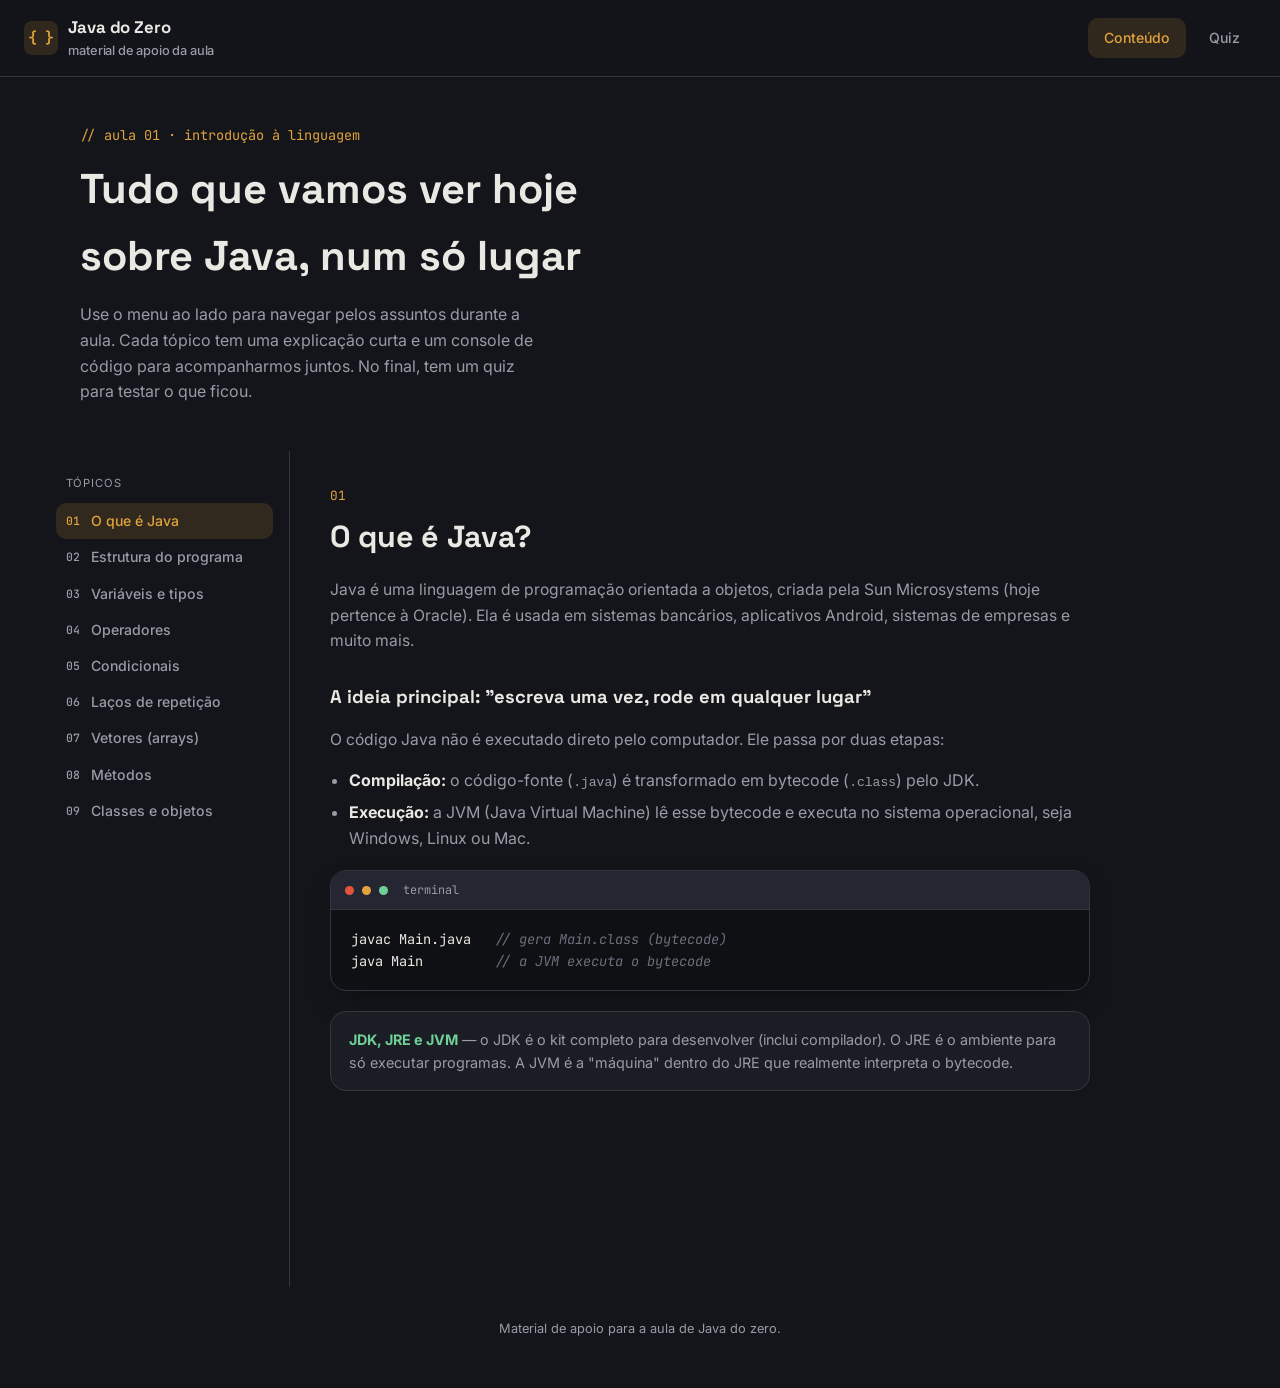
<file: index.html>
<!DOCTYPE html>
<html lang="pt-BR">
<head>
  <meta charset="UTF-8" />
  <meta name="viewport" content="width=device-width, initial-scale=1.0" />
  <title>Java do Zero — Aula Introdutória</title>
  <meta name="description" content="Conteúdo de apoio para a aula introdutória de Java: sintaxe, variáveis, condicionais, laços, métodos e orientação a objetos." />
  <link rel="stylesheet" href="css/style.css" />
</head>
<body>
  <header class="site-header">
    <div class="brand">
      <span class="brand-mark">{ }</span>
      <span>
        Java do Zero
        <div class="brand-sub">material de apoio da aula</div>
      </span>
    </div>
    <nav class="main-nav" aria-label="Navegação principal">
      <a href="index.html" class="is-active">Conteúdo</a>
      <a href="quiz.html">Quiz</a>
    </nav>
  </header>

  <section class="hero">
    <p class="eyebrow">// aula 01 · introdução à linguagem</p>
    <h1 class="text-balance">Tudo que vamos ver hoje sobre Java, num só lugar</h1>
    <p class="text-pretty">
      Use o menu ao lado para navegar pelos assuntos durante a aula. Cada
      tópico tem uma explicação curta e um console de código para
      acompanharmos juntos. No final, tem um quiz para testar o que ficou.
    </p>
  </section>

  <div class="app-shell">
    <aside class="topics-nav" aria-label="Tópicos da aula">
      <p class="eyebrow">Tópicos</p>
      <button class="topic-btn is-active" data-target="t-intro"><span class="num">01</span> O que é Java</button>
      <button class="topic-btn" data-target="t-estrutura"><span class="num">02</span> Estrutura do programa</button>
      <button class="topic-btn" data-target="t-variaveis"><span class="num">03</span> Variáveis e tipos</button>
      <button class="topic-btn" data-target="t-operadores"><span class="num">04</span> Operadores</button>
      <button class="topic-btn" data-target="t-condicionais"><span class="num">05</span> Condicionais</button>
      <button class="topic-btn" data-target="t-lacos"><span class="num">06</span> Laços de repetição</button>
      <button class="topic-btn" data-target="t-arrays"><span class="num">07</span> Vetores (arrays)</button>
      <button class="topic-btn" data-target="t-metodos"><span class="num">08</span> Métodos</button>
      <button class="topic-btn" data-target="t-poo"><span class="num">09</span> Classes e objetos</button>
    </aside>

    <main class="content-area">
      <!-- 01 -->
      <section class="topic-panel is-active" id="t-intro">
        <p class="kicker">01</p>
        <h1>O que é Java?</h1>
        <p>
          Java é uma linguagem de programação orientada a objetos, criada
          pela Sun Microsystems (hoje pertence à Oracle). Ela é usada em
          sistemas bancários, aplicativos Android, sistemas de empresas e
          muito mais.
        </p>

        <h2>A ideia principal: "escreva uma vez, rode em qualquer lugar"</h2>
        <p>
          O código Java não é executado direto pelo computador. Ele passa por
          duas etapas:
        </p>
        <ul>
          <li><strong>Compilação:</strong> o código-fonte (<code>.java</code>) é transformado em bytecode (<code>.class</code>) pelo JDK.</li>
          <li><strong>Execução:</strong> a JVM (Java Virtual Machine) lê esse bytecode e executa no sistema operacional, seja Windows, Linux ou Mac.</li>
        </ul>

        <div class="console">
          <div class="console-bar">
            <span class="console-dot"></span><span class="console-dot"></span><span class="console-dot"></span>
            <span class="console-title">terminal</span>
          </div>
          <pre data-lang="java">javac Main.java   // gera Main.class (bytecode)
java Main         // a JVM executa o bytecode</pre>
        </div>

        <div class="callout">
          <strong>JDK, JRE e JVM</strong> — o JDK é o kit completo para
          desenvolver (inclui compilador). O JRE é o ambiente para só
          executar programas. A JVM é a "máquina" dentro do JRE que
          realmente interpreta o bytecode.
        </div>
      </section>

      <!-- 02 -->
      <section class="topic-panel" id="t-estrutura">
        <p class="kicker">02</p>
        <h1>Estrutura de um programa Java</h1>
        <p>
          Todo programa Java começa com uma <strong>classe</strong>, e toda
          execução começa pelo método <code>main</code>. É esse método que a
          JVM procura primeiro.
        </p>

        <div class="console">
          <div class="console-bar">
            <span class="console-dot"></span><span class="console-dot"></span><span class="console-dot"></span>
            <span class="console-title">Main.java</span>
          </div>
          <pre data-lang="java">public class Main {
    public static void main(String[] args) {
        System.out.println("Ola, mundo!");
    }
}</pre>
          <div class="console-out">
            <div class="console-bar">
              <span class="console-title">saída</span>
            </div>
            <pre data-lang="java">Ola, mundo!</pre>
          </div>
        </div>

        <h2>Explicando cada peça</h2>
        <ul>
          <li><strong>public class Main</strong> — declara uma classe pública chamada Main. O nome do arquivo precisa ser igual ao nome da classe.</li>
          <li><strong>public static void main(String[] args)</strong> — o ponto de entrada do programa.</li>
          <li><strong>System.out.println(...)</strong> — imprime um texto no console, com quebra de linha no final.</li>
          <li><strong>;</strong> — cada instrução em Java termina com ponto e vírgula.</li>
        </ul>
      </section>

      <!-- 03 -->
      <section class="topic-panel" id="t-variaveis">
        <p class="kicker">03</p>
        <h1>Variáveis e tipos de dados</h1>
        <p>
          Uma variável é um espaço na memória com um nome, um tipo e um
          valor. Em Java, o tipo precisa ser declarado antes de usar a
          variável — isso chama-se <strong>tipagem estática</strong>.
        </p>

        <div class="console">
          <div class="console-bar">
            <span class="console-dot"></span><span class="console-dot"></span><span class="console-dot"></span>
            <span class="console-title">Variaveis.java</span>
          </div>
          <pre data-lang="java">int idade = 20;
double altura = 1.75;
char inicial = 'M';
boolean aprovado = true;
String nome = "Maria";</pre>
        </div>

        <h2>Tipos primitivos mais usados</h2>
        <ul>
          <li><strong>int</strong> — números inteiros (sem casas decimais).</li>
          <li><strong>double</strong> — números com casas decimais.</li>
          <li><strong>boolean</strong> — apenas <code>true</code> ou <code>false</code>.</li>
          <li><strong>char</strong> — um único caractere, entre aspas simples.</li>
          <li><strong>String</strong> — texto (não é primitivo, é uma classe, mas usamos como se fosse).</li>
        </ul>

        <div class="callout">
          Diferença importante: aspas simples <code>'A'</code> são
          <strong>char</strong>; aspas duplas <code>"A"</code> são
          <strong>String</strong>.
        </div>
      </section>

      <!-- 04 -->
      <section class="topic-panel" id="t-operadores">
        <p class="kicker">04</p>
        <h1>Operadores</h1>
        <p>
          Operadores combinam valores e variáveis para produzir um
          resultado. Os principais grupos são aritméticos, relacionais e
          lógicos.
        </p>

        <div class="console">
          <div class="console-bar">
            <span class="console-dot"></span><span class="console-dot"></span><span class="console-dot"></span>
            <span class="console-title">Operadores.java</span>
          </div>
          <pre data-lang="java">int x = 10;
int y = 3;

System.out.println(x + y);  // soma
System.out.println(x % y);  // resto da divisao
System.out.println(x > y);  // comparacao
System.out.println(x > 0 && y > 0); // "e" logico</pre>
        </div>

        <h2>Grupos principais</h2>
        <ul>
          <li><strong>Aritméticos:</strong> <code>+ - * / %</code> (o <code>%</code> é o resto da divisão).</li>
          <li><strong>Relacionais:</strong> <code>== != &gt; &lt; &gt;= &lt;=</code> — sempre resultam em <code>true</code> ou <code>false</code>.</li>
          <li><strong>Lógicos:</strong> <code>&amp;&amp;</code> (e), <code>||</code> (ou), <code>!</code> (negação).</li>
        </ul>
      </section>

      <!-- 05 -->
      <section class="topic-panel" id="t-condicionais">
        <p class="kicker">05</p>
        <h1>Estruturas condicionais</h1>
        <p>
          Condicionais permitem que o programa tome decisões, executando um
          bloco de código diferente dependendo de uma condição.
        </p>

        <div class="console">
          <div class="console-bar">
            <span class="console-dot"></span><span class="console-dot"></span><span class="console-dot"></span>
            <span class="console-title">Condicional.java</span>
          </div>
          <pre data-lang="java">int idade = 20;

if (idade >= 18) {
    System.out.println("Maior de idade");
} else {
    System.out.println("Menor de idade");
}</pre>
        </div>

        <h2>switch: quando há muitas opções fixas</h2>
        <div class="console">
          <div class="console-bar">
            <span class="console-dot"></span><span class="console-dot"></span><span class="console-dot"></span>
            <span class="console-title">Switch.java</span>
          </div>
          <pre data-lang="java">int dia = 3;

switch (dia) {
    case 1: System.out.println("Segunda"); break;
    case 2: System.out.println("Terca"); break;
    case 3: System.out.println("Quarta"); break;
    default: System.out.println("Dia invalido");
}</pre>
        </div>
      </section>

      <!-- 06 -->
      <section class="topic-panel" id="t-lacos">
        <p class="kicker">06</p>
        <h1>Laços de repetição</h1>
        <p>
          Laços (ou "loops") repetem um bloco de código enquanto uma
          condição for verdadeira. Evitam que a gente escreva a mesma linha
          várias vezes.
        </p>

        <div class="console">
          <div class="console-bar">
            <span class="console-dot"></span><span class="console-dot"></span><span class="console-dot"></span>
            <span class="console-title">For.java</span>
          </div>
          <pre data-lang="java">for (int i = 0; i < 5; i++) {
    System.out.println(i);
}</pre>
        </div>

        <h2>while e do-while</h2>
        <ul>
          <li><strong>for</strong> — ideal quando já sabemos quantas vezes repetir.</li>
          <li><strong>while</strong> — repete enquanto a condição for verdadeira, testada antes.</li>
          <li><strong>do-while</strong> — igual ao while, mas testa a condição depois, então o bloco roda pelo menos uma vez.</li>
        </ul>

        <div class="console">
          <div class="console-bar">
            <span class="console-dot"></span><span class="console-dot"></span><span class="console-dot"></span>
            <span class="console-title">DoWhile.java</span>
          </div>
          <pre data-lang="java">int senha;
do {
    senha = 1234; // simulacao de leitura
} while (senha != 1234);</pre>
        </div>
      </section>

      <!-- 07 -->
      <section class="topic-panel" id="t-arrays">
        <p class="kicker">07</p>
        <h1>Vetores (arrays)</h1>
        <p>
          Um array guarda várias posições do mesmo tipo, acessadas por um
          índice que começa em zero.
        </p>

        <div class="console">
          <div class="console-bar">
            <span class="console-dot"></span><span class="console-dot"></span><span class="console-dot"></span>
            <span class="console-title">Vetor.java</span>
          </div>
          <pre data-lang="java">int[] notas = {8, 9, 7, 10};

System.out.println(notas[0]); // primeira posicao
System.out.println(notas.length); // tamanho do vetor

for (int i = 0; i < notas.length; i++) {
    System.out.println(notas[i]);
}</pre>
        </div>

        <div class="callout">
          O índice sempre começa em <strong>0</strong>. Em um array de 4
          posições, os índices válidos vão de <code>0</code> a
          <code>3</code>.
        </div>
      </section>

      <!-- 08 -->
      <section class="topic-panel" id="t-metodos">
        <p class="kicker">08</p>
        <h1>Métodos</h1>
        <p>
          Um método é um bloco de código com nome, que pode receber
          parâmetros e devolver um resultado. Serve para organizar e
          reaproveitar código.
        </p>

        <div class="console">
          <div class="console-bar">
            <span class="console-dot"></span><span class="console-dot"></span><span class="console-dot"></span>
            <span class="console-title">Metodos.java</span>
          </div>
          <pre data-lang="java">public static int somar(int a, int b) {
    return a + b;
}

public static void main(String[] args) {
    int resultado = somar(2, 3);
    System.out.println(resultado);
}</pre>
        </div>

        <h2>Peças de um método</h2>
        <ul>
          <li><strong>Tipo de retorno:</strong> <code>int</code>, <code>void</code>, <code>String</code>... define o que o método devolve.</li>
          <li><strong>Parâmetros:</strong> valores que o método recebe para trabalhar.</li>
          <li><strong>return:</strong> devolve o resultado e encerra o método.</li>
        </ul>
      </section>

      <!-- 09 -->
      <section class="topic-panel" id="t-poo">
        <p class="kicker">09</p>
        <h1>Classes e objetos</h1>
        <p>
          Java é uma linguagem orientada a objetos. Uma <strong>classe</strong>
          é um molde que descreve atributos (dados) e métodos
          (comportamentos). Um <strong>objeto</strong> é uma instância
          concreta criada a partir desse molde.
        </p>

        <div class="console">
          <div class="console-bar">
            <span class="console-dot"></span><span class="console-dot"></span><span class="console-dot"></span>
            <span class="console-title">Carro.java</span>
          </div>
          <pre data-lang="java">public class Carro {
    String modelo;
    int ano;

    void buzinar() {
        System.out.println("Fom fom!");
    }
}</pre>
        </div>

        <h2>Criando um objeto a partir da classe</h2>
        <div class="console">
          <div class="console-bar">
            <span class="console-dot"></span><span class="console-dot"></span><span class="console-dot"></span>
            <span class="console-title">Main.java</span>
          </div>
          <pre data-lang="java">Carro meuCarro = new Carro();
meuCarro.modelo = "Fusca";
meuCarro.ano = 1978;
meuCarro.buzinar();</pre>
        </div>

        <ul>
          <li><strong>Atributos</strong> (<code>modelo</code>, <code>ano</code>) — guardam o estado do objeto.</li>
          <li><strong>Métodos</strong> (<code>buzinar</code>) — definem o comportamento do objeto.</li>
          <li><strong>new</strong> — palavra-chave que cria uma instância da classe na memória.</li>
        </ul>
      </section>
    </main>
  </div>

  <footer class="site-footer">
    Material de apoio para a aula de Java do zero.
  </footer>

  <script src="js/highlight.js"></script>
  <script src="js/main.js"></script>
</body>
</html>
</file>
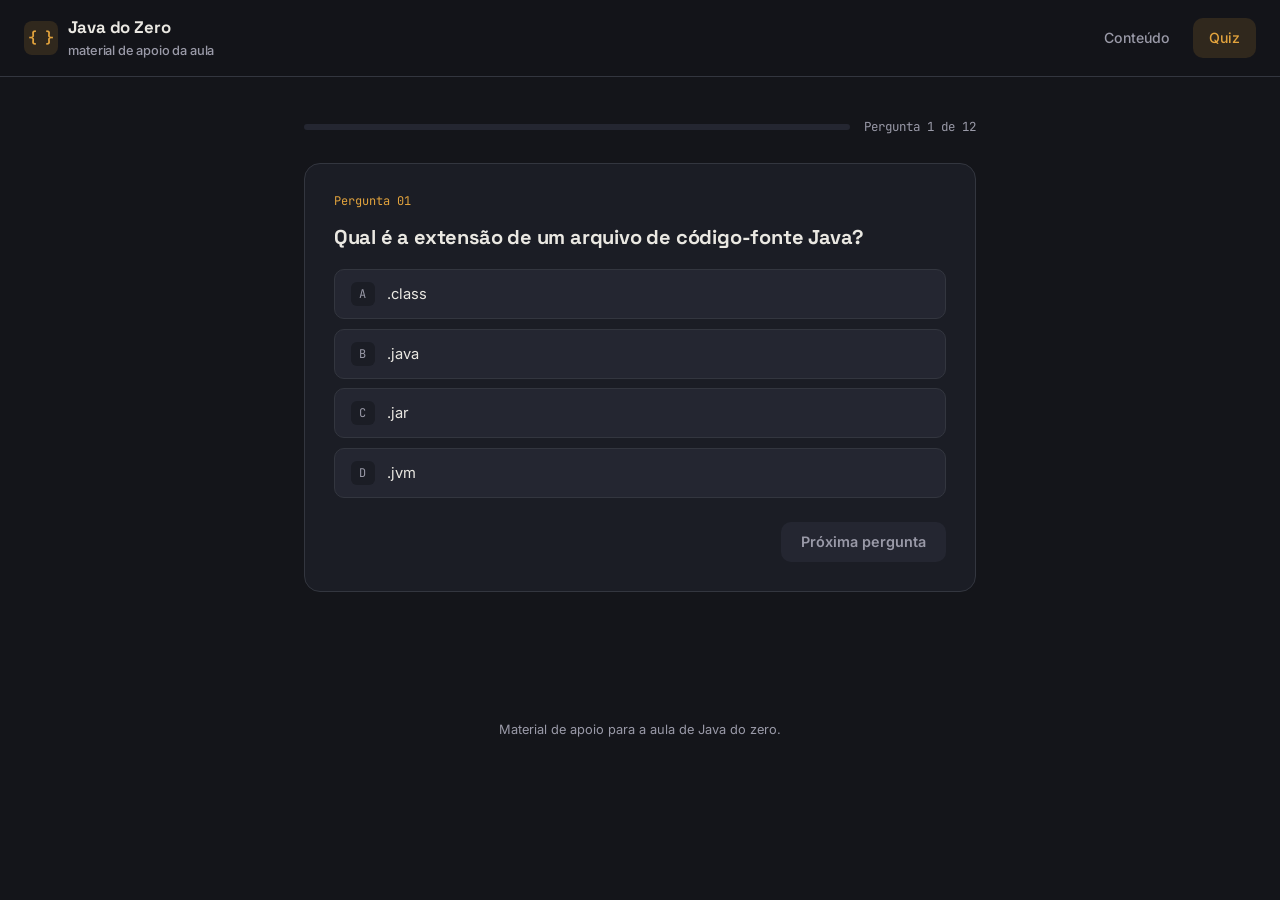
<file: quiz.html>
<!DOCTYPE html>
<html lang="pt-BR">
<head>
  <meta charset="UTF-8" />
  <meta name="viewport" content="width=device-width, initial-scale=1.0" />
  <title>Quiz — Java do Zero</title>
  <meta name="description" content="Quiz com perguntas e consoles de código para testar o que foi aprendido na aula introdutória de Java." />
  <link rel="stylesheet" href="css/style.css" />
</head>
<body>
  <header class="site-header">
    <div class="brand">
      <span class="brand-mark">{ }</span>
      <span>
        Java do Zero
        <div class="brand-sub">material de apoio da aula</div>
      </span>
    </div>
    <nav class="main-nav" aria-label="Navegação principal">
      <a href="index.html">Conteúdo</a>
      <a href="quiz.html" class="is-active">Quiz</a>
    </nav>
  </header>

  <main class="quiz-shell">
    <div id="quiz-progress" class="quiz-progress">
      <div class="quiz-progress-track">
        <div class="quiz-progress-fill" id="progress-fill"></div>
      </div>
      <span class="quiz-progress-label" id="progress-label">Pergunta 1 de 12</span>
    </div>

    <section class="quiz-card" id="quiz-card">
      <p class="quiz-tag" id="quiz-tag">Pergunta 01</p>
      <h2 class="quiz-question" id="quiz-question"></h2>

      <div class="console" id="quiz-console" style="display: none;">
        <div class="console-bar">
          <span class="console-dot"></span><span class="console-dot"></span><span class="console-dot"></span>
          <span class="console-title" id="quiz-console-title">console</span>
        </div>
        <pre data-lang="java" id="quiz-code"></pre>
      </div>

      <div class="quiz-options" id="quiz-options"></div>

      <div class="quiz-feedback" id="quiz-feedback"></div>

      <div class="quiz-footer">
        <button class="btn btn-primary" id="btn-next" disabled>Próxima pergunta</button>
      </div>
    </section>

    <section class="quiz-card quiz-result" id="quiz-result">
      <p class="quiz-tag">Resultado</p>
      <h2 class="quiz-question">Foi assim que você se saiu</h2>
      <p class="score" id="final-score">0/12</p>
      <p class="score-label" id="final-label">acertos no quiz de Java</p>

      <div class="review-list" id="review-list"></div>

      <div class="actions">
        <button class="btn btn-primary" id="btn-restart">Refazer o quiz</button>
        <a class="btn btn-ghost" href="index.html">Revisar o conteúdo</a>
      </div>
    </section>
  </main>

  <footer class="site-footer">
    Material de apoio para a aula de Java do zero.
  </footer>

  <script src="js/highlight.js"></script>
  <script src="js/quiz.js"></script>
</body>
</html>
</file>
<file: css/style.css>
/* ============================================================
   Java do Zero — folha de estilos
   Tema: "IDE escura" inspirado no editor de código e no café
   (referência visual ao logo do Java) sem usar clichês genéricos.
   ============================================================ */

@import url("https://fonts.googleapis.com/css2?family=Space+Grotesk:wght@500;600;700&family=Inter:wght@400;500;600&family=JetBrains+Mono:wght@400;500;600&display=swap");

:root {
  /* Neutros */
  --bg: #14151a;
  --surface: #1b1d25;
  --surface-2: #242631;
  --border: #33363f;
  --text: #eae8e2;
  --text-muted: #9a9aa8;

  /* Cor primária: âmbar café (referência ao Java) */
  --primary: #e2a33d;
  --primary-dark: #b9801f;
  --primary-soft: rgba(226, 163, 61, 0.14);

  /* Acento: verde terminal, usado só em código/sucesso */
  --accent: #6fcf97;
  --accent-soft: rgba(111, 207, 151, 0.14);

  /* Estado de erro */
  --danger: #e2543d;
  --danger-soft: rgba(226, 84, 61, 0.14);

  --font-heading: "Space Grotesk", sans-serif;
  --font-body: "Inter", sans-serif;
  --font-mono: "JetBrains Mono", monospace;

  --radius: 10px;
  --radius-lg: 16px;
}

* {
  box-sizing: border-box;
}

html {
  background: var(--bg);
}

body {
  margin: 0;
  min-height: 100vh;
  background: var(--bg);
  color: var(--text);
  font-family: var(--font-body);
  line-height: 1.6;
  -webkit-font-smoothing: antialiased;
}

a {
  color: inherit;
}

/* ---------- Cabeçalho ---------- */

.site-header {
  position: sticky;
  top: 0;
  z-index: 20;
  display: flex;
  align-items: center;
  justify-content: space-between;
  gap: 1rem;
  padding: 0.9rem 1.5rem;
  background: rgba(20, 21, 26, 0.92);
  backdrop-filter: blur(8px);
  border-bottom: 1px solid var(--border);
}

.brand {
  display: flex;
  align-items: center;
  gap: 0.65rem;
  font-family: var(--font-heading);
  font-weight: 700;
  font-size: 1.05rem;
  letter-spacing: -0.01em;
}

.brand-mark {
  display: inline-flex;
  align-items: center;
  justify-content: center;
  width: 34px;
  height: 34px;
  border-radius: 8px;
  background: var(--primary-soft);
  color: var(--primary);
  font-family: var(--font-mono);
  font-weight: 600;
  font-size: 0.95rem;
}

.brand-sub {
  color: var(--text-muted);
  font-family: var(--font-body);
  font-weight: 500;
  font-size: 0.8rem;
}

.main-nav {
  display: flex;
  gap: 0.4rem;
}

.main-nav a {
  text-decoration: none;
  padding: 0.5rem 0.95rem;
  border-radius: var(--radius);
  font-size: 0.88rem;
  font-weight: 500;
  color: var(--text-muted);
  border: 1px solid transparent;
  transition: color 0.15s, border-color 0.15s, background 0.15s;
}

.main-nav a:hover {
  color: var(--text);
  border-color: var(--border);
}

.main-nav a.is-active {
  color: var(--primary);
  background: var(--primary-soft);
  border-color: transparent;
}

/* ---------- Layout com sidebar (index.html) ---------- */

.app-shell {
  display: grid;
  grid-template-columns: 250px 1fr;
  gap: 0;
  max-width: 1200px;
  margin: 0 auto;
}

@media (max-width: 860px) {
  .app-shell {
    grid-template-columns: 1fr;
  }
}

.topics-nav {
  padding: 1.5rem 1rem;
  border-right: 1px solid var(--border);
  position: sticky;
  top: 64px;
  align-self: start;
  height: calc(100vh - 64px);
  overflow-y: auto;
}

@media (max-width: 860px) {
  .topics-nav {
    position: static;
    height: auto;
    border-right: none;
    border-bottom: 1px solid var(--border);
    display: flex;
    gap: 0.4rem;
    overflow-x: auto;
    padding: 1rem;
  }
}

.topics-nav .eyebrow {
  color: var(--text-muted);
  text-transform: uppercase;
  font-size: 0.7rem;
  letter-spacing: 0.08em;
  margin: 0 0.6rem 0.6rem;
}

@media (max-width: 860px) {
  .topics-nav .eyebrow {
    display: none;
  }
}

.topic-btn {
  display: flex;
  align-items: center;
  gap: 0.6rem;
  width: 100%;
  text-align: left;
  background: transparent;
  border: none;
  color: var(--text-muted);
  font-family: var(--font-body);
  font-size: 0.88rem;
  font-weight: 500;
  padding: 0.6rem 0.6rem;
  border-radius: var(--radius);
  cursor: pointer;
  white-space: nowrap;
  transition: background 0.15s, color 0.15s;
}

.topic-btn:hover {
  background: var(--surface);
  color: var(--text);
}

.topic-btn.is-active {
  background: var(--primary-soft);
  color: var(--primary);
}

.topic-btn .num {
  font-family: var(--font-mono);
  font-size: 0.72rem;
  color: var(--text-muted);
  min-width: 1.4em;
}

.topic-btn.is-active .num {
  color: var(--primary);
}

.content-area {
  padding: 2.2rem 2.5rem 5rem;
  min-width: 0;
}

@media (max-width: 860px) {
  .content-area {
    padding: 1.5rem 1.2rem 4rem;
  }
}

.topic-panel {
  display: none;
  max-width: 760px;
}

.topic-panel.is-active {
  display: block;
  animation: fadeUp 0.35s ease both;
}

@keyframes fadeUp {
  from {
    opacity: 0;
    transform: translateY(6px);
  }
  to {
    opacity: 1;
    transform: translateY(0);
  }
}

.topic-panel .kicker {
  font-family: var(--font-mono);
  color: var(--primary);
  font-size: 0.8rem;
  margin: 0 0 0.4rem;
}

.topic-panel h1 {
  font-family: var(--font-heading);
  font-size: 1.9rem;
  margin: 0 0 0.9rem;
  letter-spacing: -0.01em;
}

.topic-panel p {
  color: var(--text-muted);
  font-size: 0.98rem;
}

.topic-panel h2 {
  font-family: var(--font-heading);
  font-size: 1.15rem;
  margin: 1.8rem 0 0.6rem;
}

.topic-panel ul {
  color: var(--text-muted);
  padding-left: 1.2rem;
}

.topic-panel li {
  margin-bottom: 0.4rem;
}

.topic-panel li strong {
  color: var(--text);
}

.callout {
  border: 1px solid var(--border);
  background: var(--surface);
  border-radius: var(--radius-lg);
  padding: 1rem 1.15rem;
  margin: 1.2rem 0;
  font-size: 0.9rem;
  color: var(--text-muted);
}

.callout strong {
  color: var(--accent);
}

/* ---------- Console de código ---------- */

.console {
  background: #0f1014;
  border: 1px solid var(--border);
  border-radius: var(--radius-lg);
  overflow: hidden;
  margin: 1.2rem 0;
  box-shadow: 0 12px 30px -12px rgba(0, 0, 0, 0.5);
}

.console-bar {
  display: flex;
  align-items: center;
  gap: 0.5rem;
  padding: 0.6rem 0.9rem;
  background: var(--surface-2);
  border-bottom: 1px solid var(--border);
}

.console-dot {
  width: 9px;
  height: 9px;
  border-radius: 50%;
  background: var(--border);
}

.console-dot:nth-child(1) {
  background: #e2543d;
}
.console-dot:nth-child(2) {
  background: #e2a33d;
}
.console-dot:nth-child(3) {
  background: #6fcf97;
}

.console-title {
  margin-left: 0.4rem;
  font-family: var(--font-mono);
  font-size: 0.74rem;
  color: var(--text-muted);
}

.console pre {
  margin: 0;
  padding: 1.1rem 1.25rem;
  overflow-x: auto;
  font-family: var(--font-mono);
  font-size: 0.85rem;
  line-height: 1.65;
}

.console code {
  font-family: inherit;
}

.tok-kw {
  color: #e2a33d;
}
.tok-type {
  color: #6fcf97;
}
.tok-str {
  color: #9cc6f7;
}
.tok-com {
  color: #6c6f7c;
  font-style: italic;
}
.tok-num {
  color: #d191e8;
}
.tok-fn {
  color: #eae8e2;
}

.console-out {
  border-top: 1px dashed var(--border);
  background: #0b0c0f;
}

.console-out .console-title {
  color: var(--accent);
}

/* ---------- Botões ---------- */

.btn {
  display: inline-flex;
  align-items: center;
  justify-content: center;
  gap: 0.5rem;
  font-family: var(--font-body);
  font-weight: 600;
  font-size: 0.9rem;
  border-radius: var(--radius);
  padding: 0.65rem 1.2rem;
  border: 1px solid transparent;
  cursor: pointer;
  transition: transform 0.1s, background 0.15s, border-color 0.15s, color 0.15s;
}

.btn:active {
  transform: scale(0.98);
}

.btn-primary {
  background: var(--primary);
  color: #171208;
}

.btn-primary:hover {
  background: var(--primary-dark);
}

.btn-primary:disabled {
  background: var(--surface-2);
  color: var(--text-muted);
  cursor: not-allowed;
}

.btn-ghost {
  background: transparent;
  border-color: var(--border);
  color: var(--text);
}

.btn-ghost:hover {
  border-color: var(--primary);
  color: var(--primary);
}

/* ---------- Hero (topo do index) ---------- */

.hero {
  padding: 3rem 2.5rem 1.5rem;
  max-width: 1200px;
  margin: 0 auto;
}

.hero .eyebrow {
  font-family: var(--font-mono);
  color: var(--primary);
  font-size: 0.85rem;
  margin-bottom: 0.6rem;
}

.hero h1 {
  font-family: var(--font-heading);
  font-size: clamp(1.8rem, 4vw, 2.6rem);
  margin: 0 0 0.8rem;
  max-width: 20ch;
}

.hero p {
  color: var(--text-muted);
  max-width: 46ch;
  margin: 0 0 1.4rem;
}

/* ---------- Quiz ---------- */

.quiz-shell {
  max-width: 720px;
  margin: 0 auto;
  padding: 2.5rem 1.5rem 6rem;
}

.quiz-progress {
  display: flex;
  align-items: center;
  gap: 0.9rem;
  margin-bottom: 1.6rem;
}

.quiz-progress-track {
  flex: 1;
  height: 6px;
  border-radius: 999px;
  background: var(--surface-2);
  overflow: hidden;
}

.quiz-progress-fill {
  height: 100%;
  background: var(--primary);
  border-radius: 999px;
  transition: width 0.25s ease;
  width: 0%;
}

.quiz-progress-label {
  font-family: var(--font-mono);
  font-size: 0.78rem;
  color: var(--text-muted);
  white-space: nowrap;
}

.quiz-card {
  background: var(--surface);
  border: 1px solid var(--border);
  border-radius: var(--radius-lg);
  padding: 1.8rem;
}

.quiz-tag {
  font-family: var(--font-mono);
  font-size: 0.75rem;
  color: var(--primary);
  margin: 0 0 0.6rem;
}

.quiz-question {
  font-family: var(--font-heading);
  font-size: 1.25rem;
  margin: 0 0 1rem;
  letter-spacing: -0.01em;
}

.quiz-options {
  display: flex;
  flex-direction: column;
  gap: 0.6rem;
  margin-top: 1rem;
}

.quiz-option {
  display: flex;
  align-items: center;
  gap: 0.75rem;
  text-align: left;
  background: var(--surface-2);
  border: 1px solid var(--border);
  color: var(--text);
  font-family: var(--font-body);
  font-size: 0.92rem;
  padding: 0.75rem 1rem;
  border-radius: var(--radius);
  cursor: pointer;
  transition: border-color 0.15s, background 0.15s;
}

.quiz-option:hover {
  border-color: var(--primary);
}

.quiz-option .letter {
  display: inline-flex;
  align-items: center;
  justify-content: center;
  width: 24px;
  height: 24px;
  min-width: 24px;
  border-radius: 6px;
  background: var(--surface);
  font-family: var(--font-mono);
  font-size: 0.75rem;
  color: var(--text-muted);
}

.quiz-option.is-selected {
  border-color: var(--primary);
  background: var(--primary-soft);
}

.quiz-option.is-correct {
  border-color: var(--accent);
  background: var(--accent-soft);
}

.quiz-option.is-correct .letter {
  background: var(--accent);
  color: #0b1c12;
}

.quiz-option.is-wrong {
  border-color: var(--danger);
  background: var(--danger-soft);
}

.quiz-option.is-wrong .letter {
  background: var(--danger);
  color: #260c08;
}

.quiz-option:disabled {
  cursor: default;
}

.quiz-feedback {
  margin-top: 1.1rem;
  padding: 0.85rem 1rem;
  border-radius: var(--radius);
  font-size: 0.88rem;
  display: none;
}

.quiz-feedback.is-visible {
  display: block;
}

.quiz-feedback.correct {
  background: var(--accent-soft);
  color: var(--accent);
}

.quiz-feedback.wrong {
  background: var(--danger-soft);
  color: #f0a897;
}

.quiz-footer {
  display: flex;
  justify-content: flex-end;
  margin-top: 1.5rem;
}

/* ---------- Resultado final do quiz ---------- */

.quiz-result {
  display: none;
  text-align: center;
}

.quiz-result.is-visible {
  display: block;
}

.quiz-result .score {
  font-family: var(--font-heading);
  font-size: 3.2rem;
  color: var(--primary);
  margin: 0.5rem 0 0.2rem;
}

.quiz-result .score-label {
  color: var(--text-muted);
  font-size: 0.9rem;
  margin-bottom: 1.6rem;
}

.quiz-result .actions {
  display: flex;
  gap: 0.7rem;
  justify-content: center;
  margin-top: 1.6rem;
}

.review-list {
  text-align: left;
  margin-top: 2rem;
  display: flex;
  flex-direction: column;
  gap: 0.7rem;
}

.review-item {
  border: 1px solid var(--border);
  border-radius: var(--radius);
  padding: 0.75rem 1rem;
  font-size: 0.85rem;
  background: var(--surface-2);
}

.review-item .q {
  color: var(--text-muted);
  margin-bottom: 0.3rem;
}

.review-item .a {
  font-family: var(--font-mono);
  font-size: 0.8rem;
}

.review-item.ok .a {
  color: var(--accent);
}

.review-item.fail .a {
  color: var(--danger);
}

/* ---------- Rodapé ---------- */

.site-footer {
  text-align: center;
  padding: 2rem 1rem 3rem;
  color: var(--text-muted);
  font-size: 0.8rem;
}
</file>
